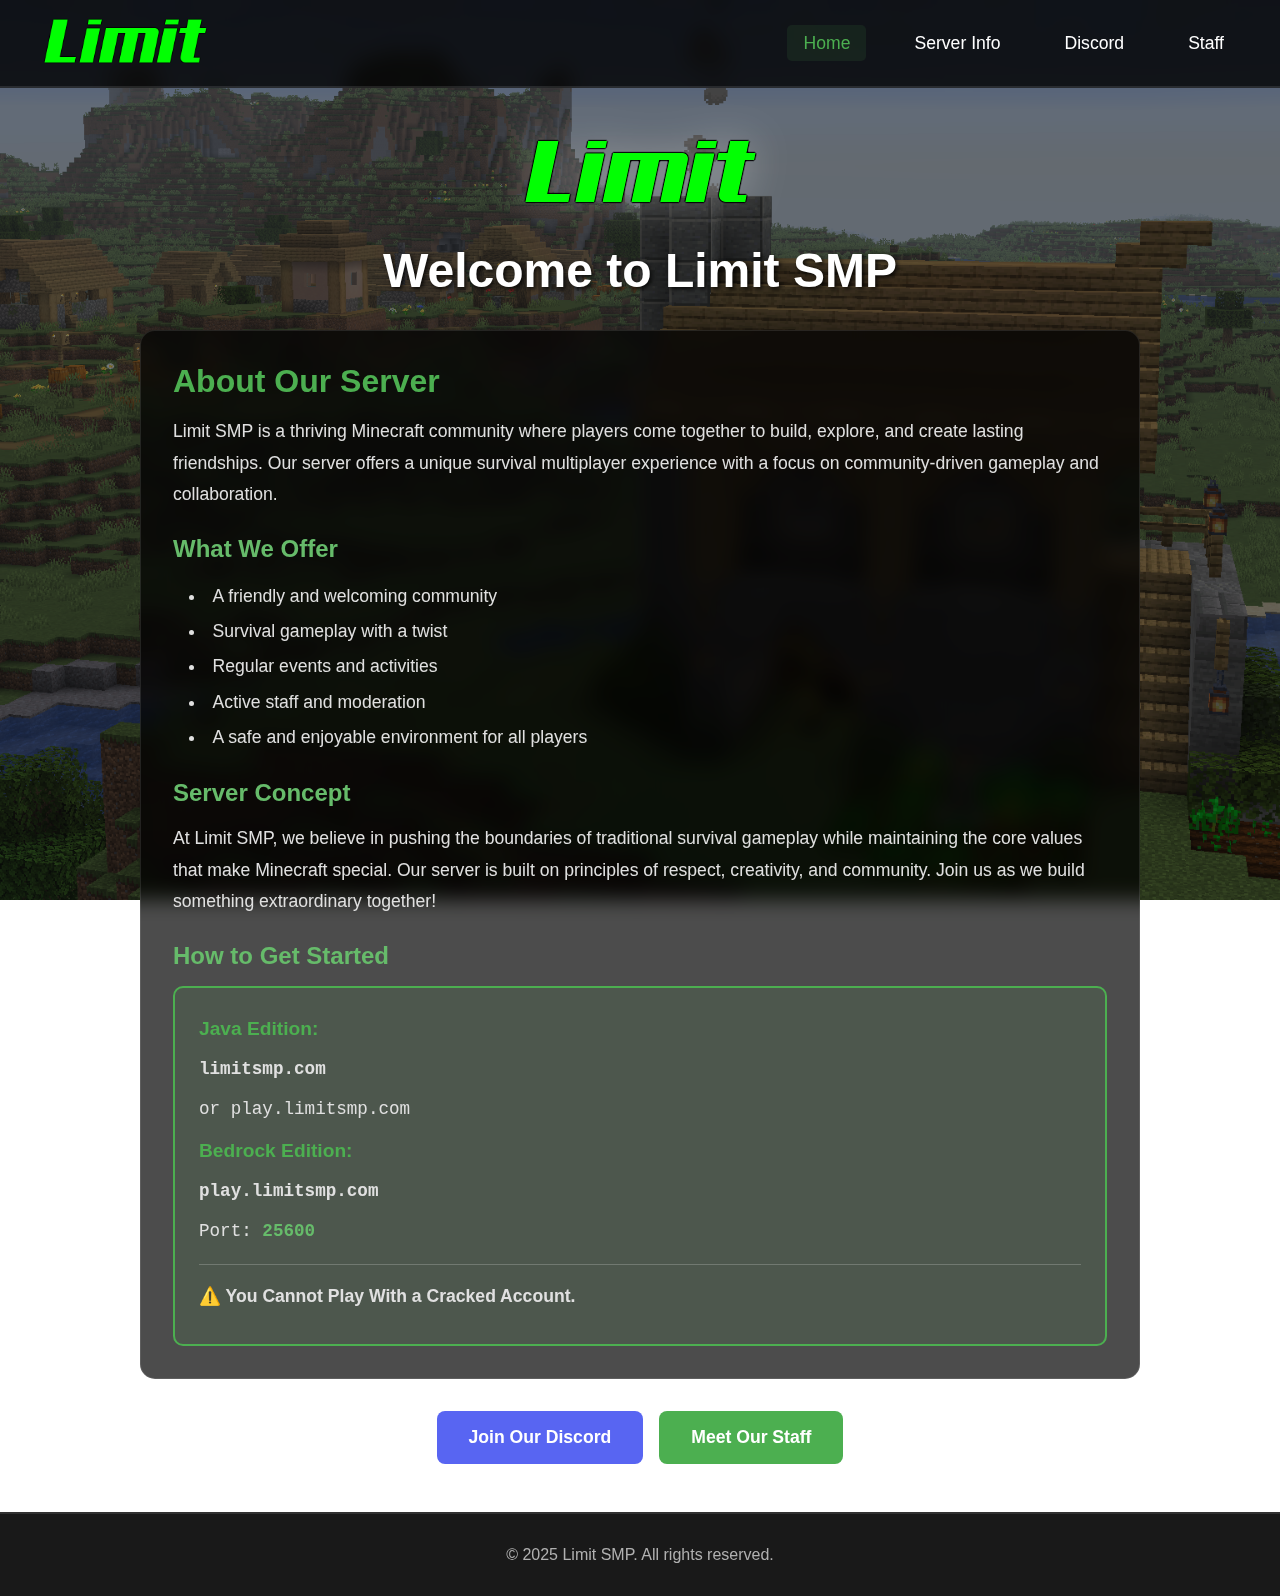
<file: index.html>
<!DOCTYPE html>
<html lang="en">
<head>
    <meta charset="UTF-8">
    <meta name="viewport" content="width=device-width, initial-scale=1.0">
    <title>Limit SMP - Home</title>
    <link rel="stylesheet" href="styles.css">
</head>
<body>
    <div class="background-overlay"></div>
    
    <nav class="navbar">
        <div class="nav-container">
            <div class="logo">
                <img src="Limit.png" alt="Limit SMP Logo">
            </div>
            <ul class="nav-links">
                <li><a href="index.html" class="active">Home</a></li>
                <li><a href="#server-info">Server Info</a></li>
                <li><a href="https://discord.gg/mRQBFPkvwy" target="_blank">Discord</a></li>
                <li><a href="staff.html">Staff</a></li>
            </ul>
        </div>
    </nav>

    <main class="hero-section">
        <div class="content-container">
            <img src="Limit.png" alt="Limit SMP" class="main-logo">
            <h1>Welcome to Limit SMP</h1>
            <div class="info-box">
                <h2>About Our Server</h2>
                <p>Limit SMP is a thriving Minecraft community where players come together to build, explore, and create lasting friendships. Our server offers a unique survival multiplayer experience with a focus on community-driven gameplay and collaboration.</p>
                
                <h3>What We Offer</h3>
                <ul>
                    <li>A friendly and welcoming community</li>
                    <li>Survival gameplay with a twist</li>
                    <li>Regular events and activities</li>
                    <li>Active staff and moderation</li>
                    <li>A safe and enjoyable environment for all players</li>
                </ul>

                <h3>Server Concept</h3>
                <p>At Limit SMP, we believe in pushing the boundaries of traditional survival gameplay while maintaining the core values that make Minecraft special. Our server is built on principles of respect, creativity, and community. Join us as we build something extraordinary together!</p>
                
                <h3 id="server-info">How to Get Started</h3>
                <div class="server-info">
                    <p><strong>Java Edition:</strong></p>
                    <p class="server-address">limitsmp.com</p>
                    <p class="server-address-alt">or play.limitsmp.com</p>
                    
                    <p><strong>Bedrock Edition:</strong></p>
                    <p class="server-address">play.limitsmp.com</p>
                    <p class="server-port">Port: <span>25600</span></p>
                    
                    <p class="important-note">⚠️ You Cannot Play With a Cracked Account.</p>
                </div>
            </div>
            
            <div class="cta-buttons">
                <a href="https://discord.gg/mRQBFPkvwy" class="btn btn-discord" target="_blank">Join Our Discord</a>
                <a href="staff.html" class="btn btn-primary">Meet Our Staff</a>
            </div>
        </div>
    </main>

    <footer>
        <p>&copy; 2025 Limit SMP. All rights reserved.</p>
    </footer>
</body>
</html>
</file>
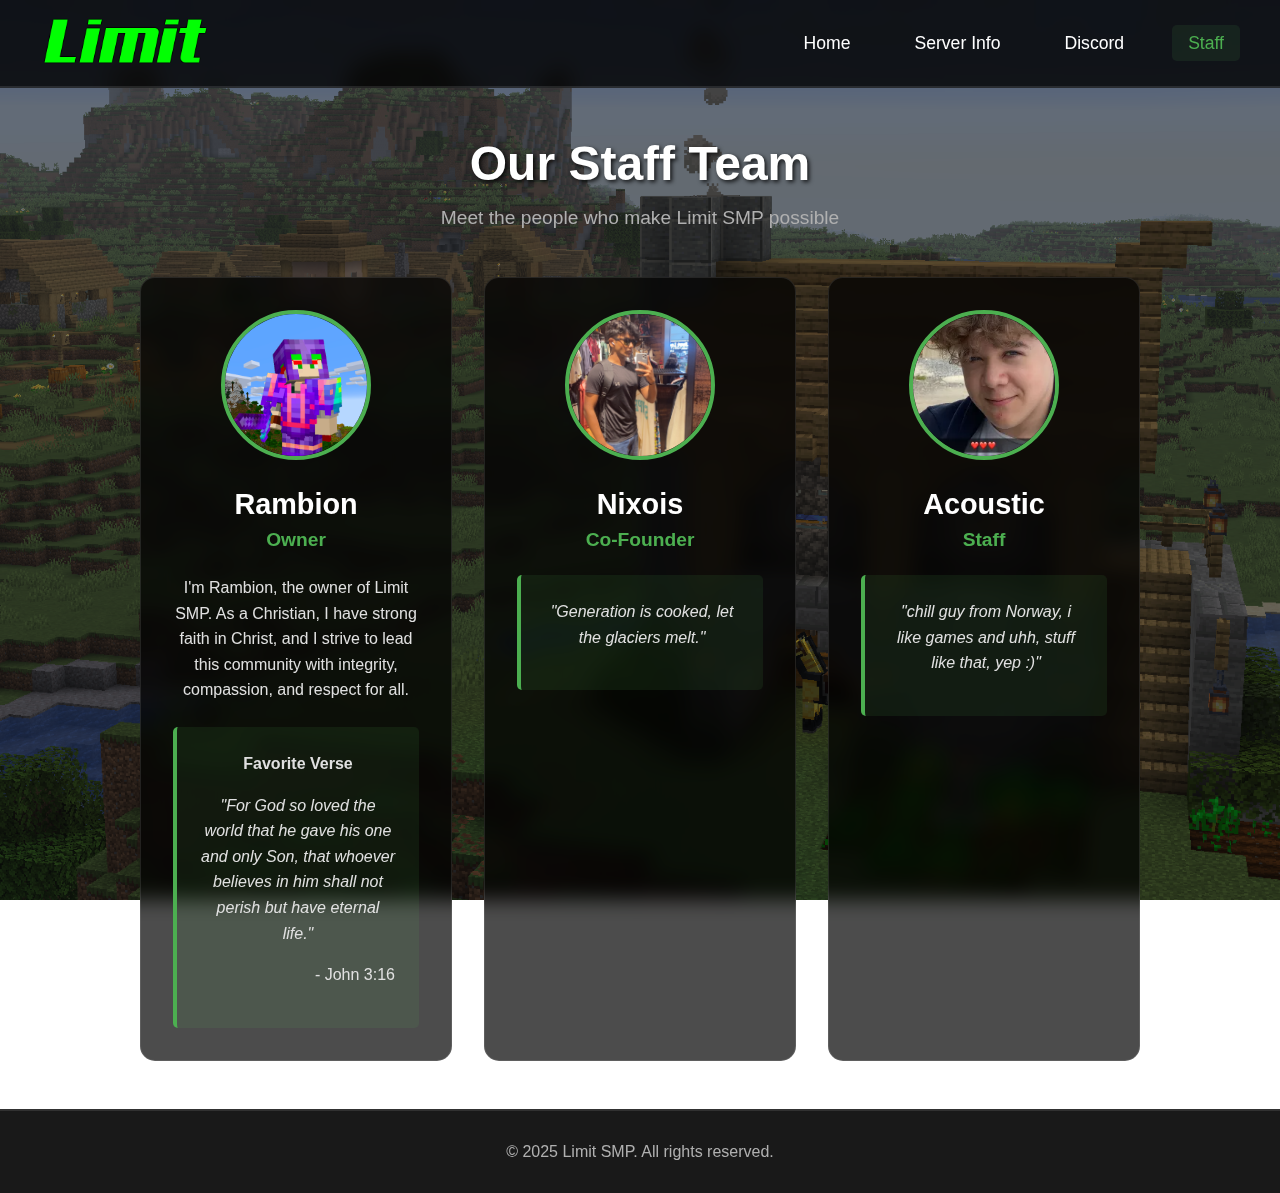
<file: staff.html>
<!DOCTYPE html>
<html lang="en">
<head>
    <meta charset="UTF-8">
    <meta name="viewport" content="width=device-width, initial-scale=1.0">
    <title>Limit SMP - Staff</title>
    <link rel="stylesheet" href="styles.css">
</head>
<body>
    <div class="background-overlay"></div>
    
    <nav class="navbar">
        <div class="nav-container">
            <div class="logo">
                <img src="Limit.png" alt="Limit SMP Logo">
            </div>
            <ul class="nav-links">
                <li><a href="index.html">Home</a></li>
                <li><a href="index.html#server-info">Server Info</a></li>
                <li><a href="https://discord.gg/mRQBFPkvwy" target="_blank">Discord</a></li>
                <li><a href="staff.html" class="active">Staff</a></li>
            </ul>
        </div>
    </nav>

    <main class="staff-section">
        <div class="content-container">
            <h1>Our Staff Team</h1>
            <p class="subtitle">Meet the people who make Limit SMP possible</p>
            
            <div class="staff-grid">
                <div class="staff-card">
                    <div class="staff-image">
                        <img src="pfp.png" alt="Rambion">
                    </div>
                    <div class="staff-info">
                        <h2>Rambion</h2>
                        <p class="role">Owner</p>
                        <div class="staff-description">
                            <p>I'm Rambion, the owner of Limit SMP. As a Christian, I have strong faith in Christ, and I strive to lead this community with integrity, compassion, and respect for all.</p>
                            <div class="verse-box">
                                <p class="verse-title">Favorite Verse</p>
                                <p class="verse-text">"For God so loved the world that he gave his one and only Son, that whoever believes in him shall not perish but have eternal life."</p>
                                <p class="verse-reference">- John 3:16</p>
                            </div>
                        </div>
                    </div>
                </div>

                <div class="staff-card">
                    <div class="staff-image">
                        <img src="IMG_5778.jpg" alt="Nixois">
                    </div>
                    <div class="staff-info">
                        <h2>Nixois</h2>
                        <p class="role">Co-Founder</p>
                        <div class="staff-description">
                            <div class="quote-box">
                                <p class="quote-text">"Generation is cooked, let the glaciers melt."</p>
                            </div>
                        </div>
                    </div>
                </div>

                <div class="staff-card">
                    <div class="staff-image">
                        <img src="image.png" alt="Acoustic">
                    </div>
                    <div class="staff-info">
                        <h2>Acoustic</h2>
                        <p class="role">Staff</p>
                        <div class="staff-description">
                            <div class="quote-box">
                                <p class="quote-text">"chill guy from Norway, i like games and uhh, stuff like that, yep :)"</p>
                            </div>
                        </div>
                    </div>
                </div>
            </div>
        </div>
    </main>

    <footer>
        <p>&copy; 2025 Limit SMP. All rights reserved.</p>
    </footer>
</body>
</html>
</file>
<file: styles.css>
* {
    margin: 0;
    padding: 0;
    box-sizing: border-box;
}

body {
    font-family: 'Segoe UI', Tahoma, Geneva, Verdana, sans-serif;
    min-height: 100vh;
    background: url('2025-12-05_01.06.58.png') no-repeat center center fixed;
    background-size: cover;
    position: relative;
    color: #fff;
}

.background-overlay {
    position: fixed;
    top: 0;
    left: 0;
    width: 100%;
    height: 100%;
    background: rgba(0, 0, 0, 0.5);
    z-index: -1;
}

/* Navigation */
.navbar {
    background: rgba(0, 0, 0, 0.8);
    padding: 1rem 2rem;
    position: sticky;
    top: 0;
    z-index: 100;
    backdrop-filter: blur(10px);
    border-bottom: 2px solid rgba(255, 255, 255, 0.1);
}

.nav-container {
    max-width: 1200px;
    margin: 0 auto;
    display: flex;
    justify-content: space-between;
    align-items: center;
}

.logo img {
    height: 50px;
    width: auto;
}

.nav-links {
    list-style: none;
    display: flex;
    gap: 2rem;
}

.nav-links a {
    color: #fff;
    text-decoration: none;
    font-size: 1.1rem;
    font-weight: 500;
    transition: color 0.3s ease;
    padding: 0.5rem 1rem;
    border-radius: 5px;
}

.nav-links a:hover,
.nav-links a.active {
    color: #4CAF50;
    background: rgba(76, 175, 80, 0.1);
}

/* Hero Section */
.hero-section {
    padding: 3rem 2rem;
    min-height: calc(100vh - 150px);
    display: flex;
    align-items: center;
    justify-content: center;
}

.content-container {
    max-width: 1000px;
    margin: 0 auto;
    text-align: center;
}

.main-logo {
    max-width: 300px;
    height: auto;
    margin-bottom: 2rem;
    filter: drop-shadow(0 0 20px rgba(255, 255, 255, 0.3));
}

h1 {
    font-size: 3rem;
    margin-bottom: 2rem;
    text-shadow: 2px 2px 4px rgba(0, 0, 0, 0.8);
    color: #fff;
}

.info-box {
    background: rgba(0, 0, 0, 0.7);
    padding: 2rem;
    border-radius: 15px;
    margin: 2rem 0;
    text-align: left;
    backdrop-filter: blur(10px);
    border: 1px solid rgba(255, 255, 255, 0.1);
}

.info-box h2 {
    font-size: 2rem;
    margin-bottom: 1rem;
    color: #4CAF50;
}

.info-box h3 {
    font-size: 1.5rem;
    margin-top: 1.5rem;
    margin-bottom: 1rem;
    color: #66BB6A;
}

.info-box p {
    font-size: 1.1rem;
    line-height: 1.8;
    margin-bottom: 1rem;
    color: #e0e0e0;
}

.info-box ul {
    list-style-position: inside;
    margin-left: 1rem;
}

.info-box li {
    font-size: 1.1rem;
    line-height: 2;
    color: #e0e0e0;
}

/* CTA Buttons */
.cta-buttons {
    margin-top: 2rem;
    display: flex;
    gap: 1rem;
    justify-content: center;
}

.btn {
    padding: 1rem 2rem;
    font-size: 1.1rem;
    border-radius: 8px;
    text-decoration: none;
    transition: all 0.3s ease;
    font-weight: 600;
}

.btn-primary {
    background: #4CAF50;
    color: white;
}

.btn-primary:hover {
    background: #45a049;
    transform: translateY(-2px);
    box-shadow: 0 5px 15px rgba(76, 175, 80, 0.4);
}

.btn-discord {
    background: #5865F2;
    color: white;
}

.btn-discord:hover {
    background: #4752C4;
    transform: translateY(-2px);
    box-shadow: 0 5px 15px rgba(88, 101, 242, 0.4);
}

/* Server Info */
.server-info {
    background: rgba(76, 175, 80, 0.1);
    border: 2px solid #4CAF50;
    border-radius: 10px;
    padding: 1.5rem;
    margin-top: 1rem;
}

.server-info p {
    margin-bottom: 0.5rem;
}

.server-info strong {
    color: #4CAF50;
    font-size: 1.2rem;
}

.server-address {
    font-family: 'Courier New', monospace;
    font-size: 1.3rem;
    color: #66BB6A;
    font-weight: bold;
    margin: 0.5rem 0;
}

.server-address-alt {
    font-family: 'Courier New', monospace;
    font-size: 1.1rem;
    color: #81C784;
    margin: 0.5rem 0 1rem 0;
}

.server-port {
    font-family: 'Courier New', monospace;
    font-size: 1.1rem;
    color: #A5D6A7;
    margin: 0.5rem 0 1rem 0;
}

.server-port span {
    color: #66BB6A;
    font-weight: bold;
}

.important-note {
    color: #FFB74D;
    font-weight: bold;
    font-size: 1.1rem;
    margin-top: 1rem;
    padding-top: 1rem;
    border-top: 1px solid rgba(255, 255, 255, 0.2);
}

/* Smooth scrolling for anchor links */
html {
    scroll-behavior: smooth;
}

#server-info {
    scroll-margin-top: 100px;
}

/* Staff Section */
.staff-section {
    padding: 3rem 2rem;
    min-height: calc(100vh - 150px);
}

.staff-section h1 {
    text-align: center;
    margin-bottom: 1rem;
}

.subtitle {
    text-align: center;
    font-size: 1.2rem;
    margin-bottom: 3rem;
    color: #b0b0b0;
}

.staff-grid {
    display: grid;
    grid-template-columns: repeat(auto-fit, minmax(300px, 1fr));
    gap: 2rem;
    max-width: 1200px;
    margin: 0 auto;
}

.staff-card {
    background: rgba(0, 0, 0, 0.7);
    border-radius: 15px;
    padding: 2rem;
    backdrop-filter: blur(10px);
    border: 1px solid rgba(255, 255, 255, 0.1);
    transition: transform 0.3s ease;
}

.staff-card:hover {
    transform: translateY(-5px);
    border-color: rgba(76, 175, 80, 0.5);
}

.staff-image {
    text-align: center;
    margin-bottom: 1.5rem;
}

.staff-image img {
    width: 150px;
    height: 150px;
    border-radius: 50%;
    border: 4px solid #4CAF50;
    object-fit: cover;
}

.staff-info h2 {
    font-size: 1.8rem;
    margin-bottom: 0.5rem;
    color: #fff;
    text-align: center;
}

.role {
    text-align: center;
    color: #4CAF50;
    font-size: 1.2rem;
    font-weight: 600;
    margin-bottom: 1.5rem;
}

.staff-description p {
    font-size: 1rem;
    line-height: 1.6;
    color: #e0e0e0;
    margin-bottom: 1rem;
}

.verse-box {
    background: rgba(76, 175, 80, 0.1);
    border-left: 4px solid #4CAF50;
    padding: 1.5rem;
    margin-top: 1.5rem;
    border-radius: 5px;
}

.verse-title {
    font-size: 0.9rem;
    color: #4CAF50;
    font-weight: 600;
    margin-bottom: 0.5rem;
}

.verse-text {
    font-style: italic;
    font-size: 1rem;
    line-height: 1.6;
    color: #f0f0f0;
    margin-bottom: 0.5rem;
}

.verse-reference {
    text-align: right;
    color: #b0b0b0;
    font-size: 0.9rem;
}

.quote-box {
    background: rgba(76, 175, 80, 0.1);
    border-left: 4px solid #4CAF50;
    padding: 1.5rem;
    margin-top: 1rem;
    border-radius: 5px;
}

.quote-text {
    font-style: italic;
    font-size: 1.1rem;
    line-height: 1.6;
    color: #f0f0f0;
    text-align: center;
}

/* Footer */
footer {
    background: rgba(0, 0, 0, 0.9);
    padding: 2rem;
    text-align: center;
    border-top: 2px solid rgba(255, 255, 255, 0.1);
}

footer p {
    color: #b0b0b0;
}

/* Responsive Design */
@media (max-width: 768px) {
    h1 {
        font-size: 2rem;
    }

    .main-logo {
        max-width: 200px;
    }

    .nav-links {
        gap: 1rem;
    }

    .info-box {
        padding: 1.5rem;
    }

    .staff-grid {
        grid-template-columns: 1fr;
    }
}
</file>
